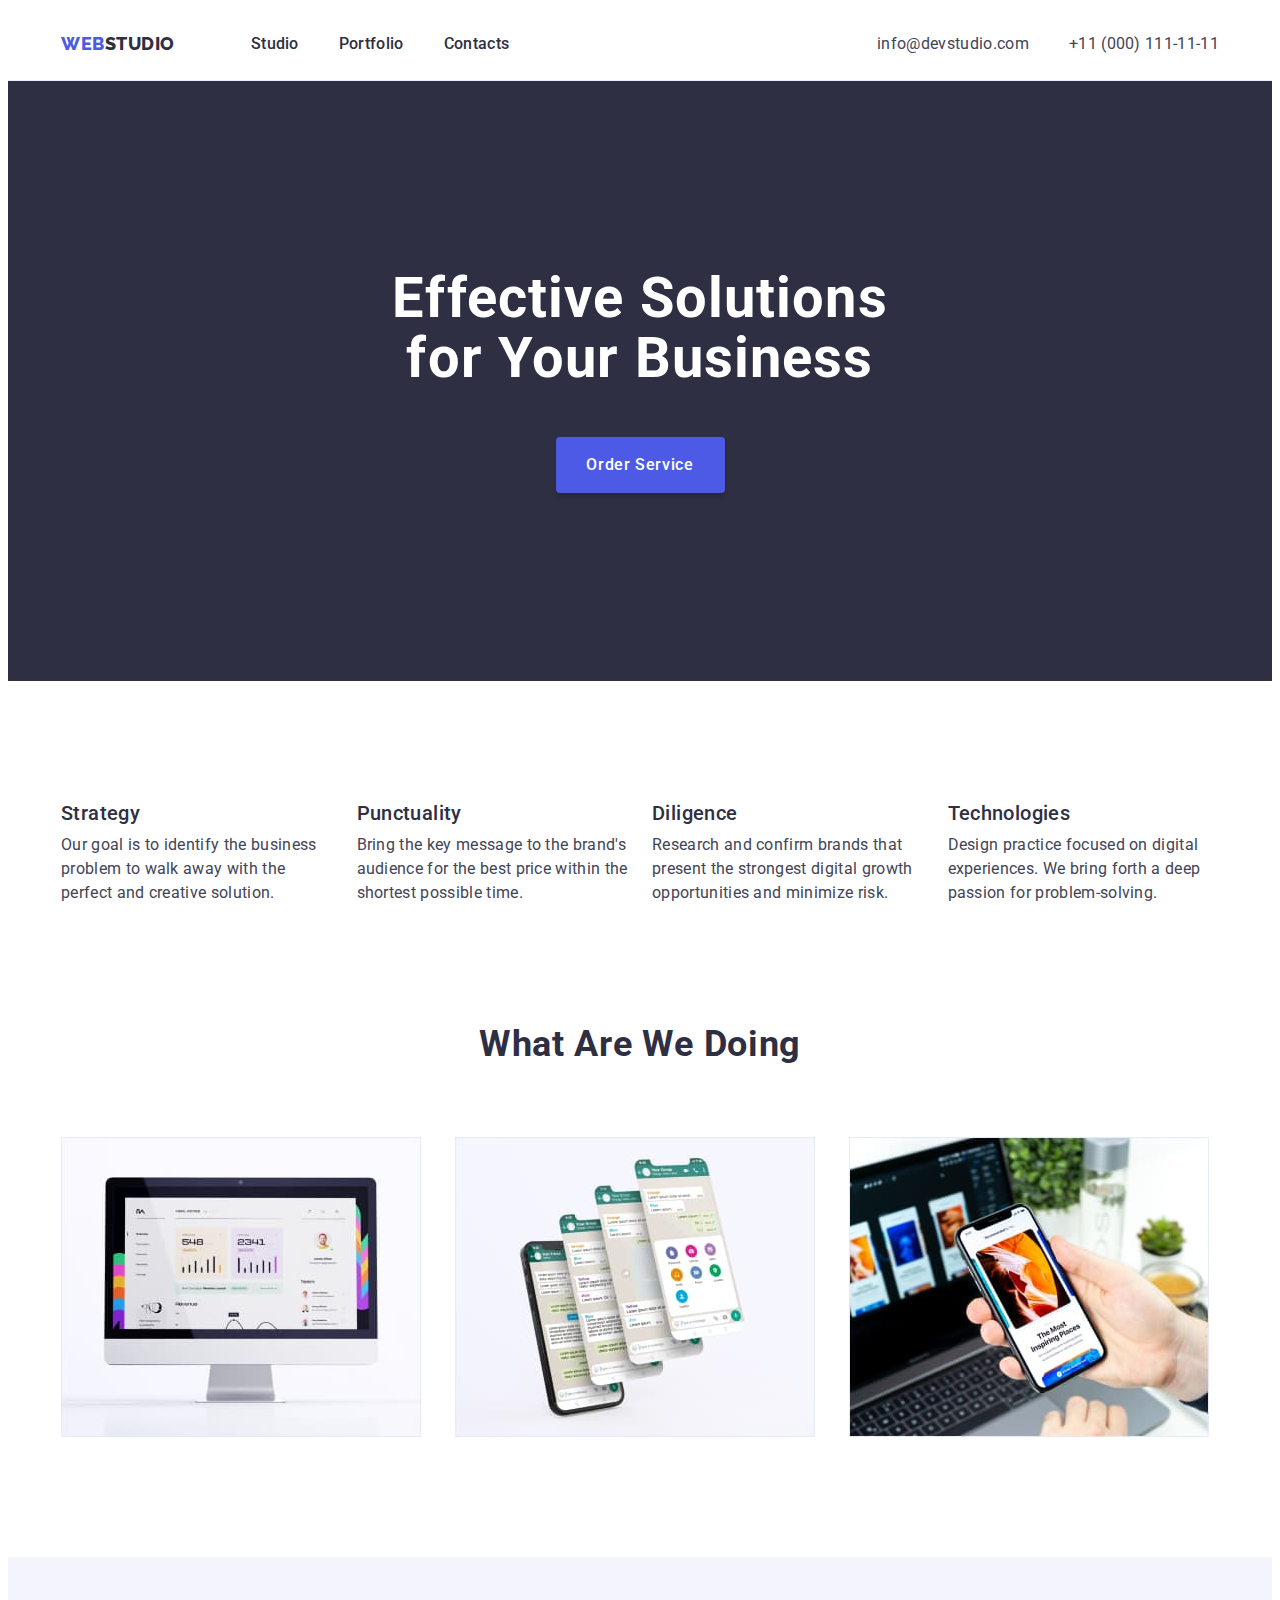
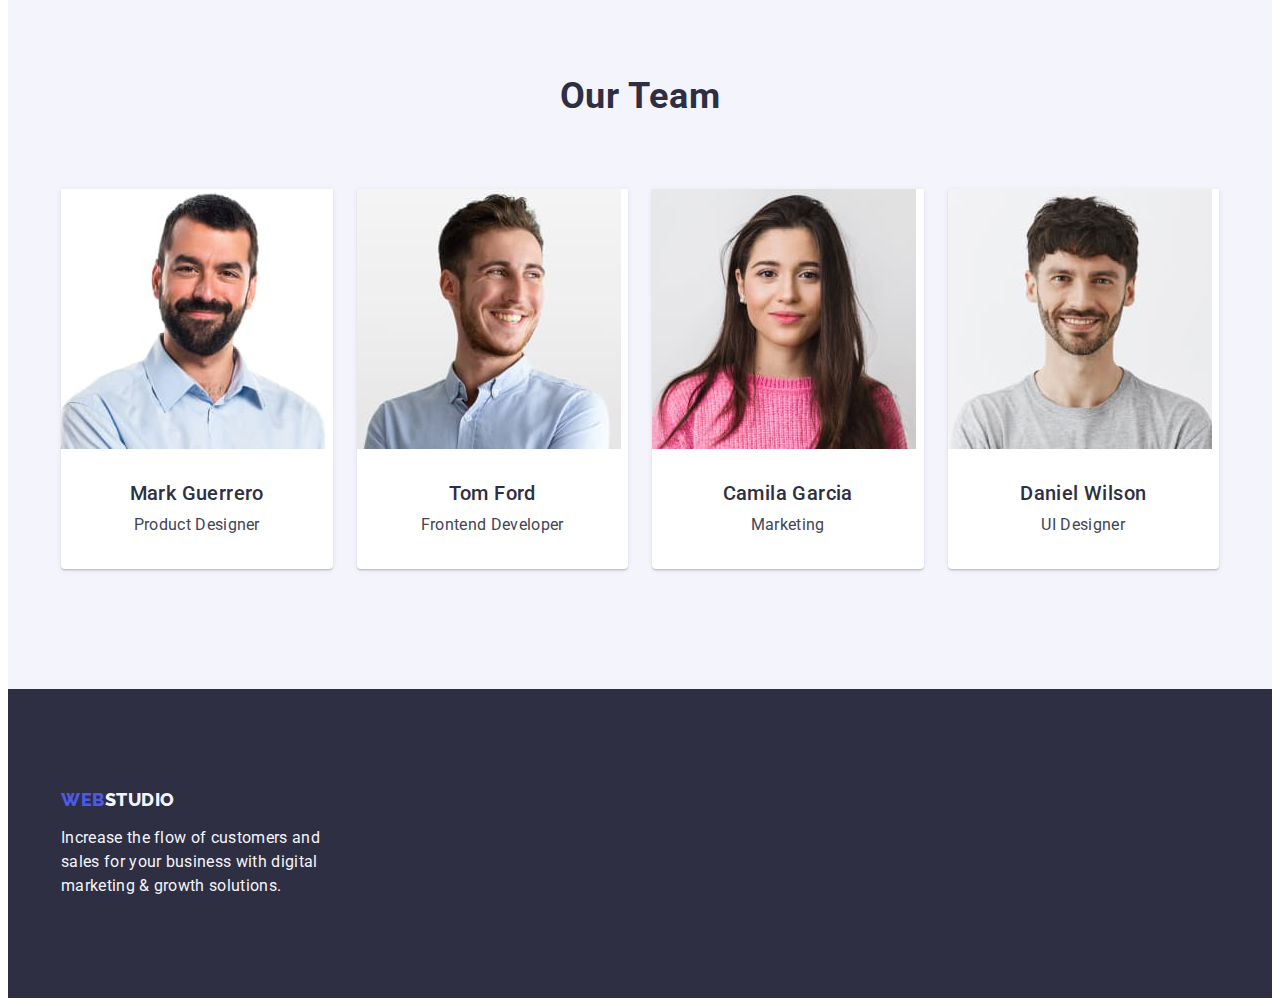
<file: index.html>
<!DOCTYPE html>
<html lang="en">
  <head>
    <meta charset="UTF-8" />
    <meta http-equiv="X-UA-Compatible" content="IE=edge" />
    <meta name="viewport" content="width=device-width, initial-scale=1.0" />
    <link rel="preconnect" href="https://fonts.googleapis.com" />
    <link rel="preconnect" href="https://fonts.gstatic.com" crossorigin />
    <link
      href="https://fonts.googleapis.com/css2?family=Raleway:wght@800&family=Roboto:wght@400;500;700;900&display=swap"
      rel="stylesheet"
    />
    <title>WebStudio</title>
    <link rel="stylesheet" href="https://cdnjs.cloudflare.com/ajax/libs/modern-normalize/2.0.0/modern-normalize.min.css"
      integrity="sha512-4xo8blKMVCiXpTaLzQSLSw3KFOVPWhm/TRtuPVc4WG6kUgjH6J03IBuG7JZPkcWMxJ5huwaBpOpnwYElP/m6wg=="
      crossorigin="anonymous" referrerpolicy="no-referrer" />
    <link rel="stylesheet" href="./css/styles.css" />
  </head>

  <body>
    <header class="header">
      <div class="container header-container">
        <nav class="header-navigation">
          <a class="header-logo-link link" href="./index.html">Web<span class="header-span">Studio</span></a>
          <ul class="header-menu list">
            <li class="header-menu-item">
              <a class="header-menu-link link" href="./index.html">Studio</a>
            </li>
            <li class="header-menu-item">
              <a class="header-menu-link link" href="./portfolio.html">Portfolio</a>
            </li>
            <li class="header-menu-item">
              <a class="header-menu-link link" href="">Contacts</a>
            </li>
          </ul>
        </nav>

        <address class="header-address">
          <ul class="header-address-list list">
            <li>
              <a
                class="header-address-link link"
                href="mailto:info@devstudio.com"
                >info@devstudio.com</a>
            </li>
            <li>
              <a class="header-address-link link" href="tel:+110001111111"
                >+11 (000) 111-11-11</a>
            </li>
          </ul>
        </address>
      </div>
    </header>

    <main>
      <section class="hero">
        <div class="container hero-container">
          <h1 class="hero-title">Effective Solutions for Your Business</h1>
          <button class="hero-btn" type="button">Order Service</button>
        </div>
      </section>

      <section class="benefits">
        <div class="container benefits-container">
            <h2 class="benefits-title studio-title">Benefits</h2>
            <ul class="benefits-list list">
                <li class="benefits-item">
                    <h3 class="benefits-subtitle section-subtitles">Strategy</h3>
                    <p class="benefits-item-text section-text">
                    Our goal is to identify the business problem to walk away with the
                    perfect and creative solution.
                    </p>
                </li>
                <li class="benefits-item">
                    <h3 class="benefits-subtitle section-subtitles">Punctuality</h3>
                    <p class="benefits-item-text section-text">
                    Bring the key message to the brand's audience for the best price
                    within the shortest possible time.
                    </p>
                </li>
                <li class="benefits-item">
                    <h3 class="benefits-subtitle section-subtitles">Diligence</h3>
                    <p class="benefits-item-text section-text">
                    Research and confirm brands that present the strongest digital
                    growth opportunities and minimize risk.
                    </p>
                </li>
                <li class="benefits-item">
                    <h3 class="benefits-subtitle section-subtitles">Technologies</h3>
                    <p class="benefits-item-text section-text">
                    Design practice focused on digital experiences. We bring forth a
                    deep passion for problem-solving.
                    </p>
                </li>
            </ul>
        </div>
      </section>

      <section class="services">
        <div class="container services-container">
            <h2 class="services-title studio-title">What are we doing</h2>
            <ul class="services-list list">
                <li class="services-item">
                    <img
                    src="./images/img-1.jpg"
                    alt="monitor of computer with charts"
                    width="360"
                    height="300"
                    />
                </li>
                <li class="services-item">
                    <img
                    src="./images/img-2.jpg"
                    alt="screenshots"
                    width="360"
                    height="300"
                    />
                </li>
                <li class="services-item">
                    <img
                    src="./images/img-3.jpg"
                    alt="phone"
                    width="360"
                    height="300"
                    />
                </li>
            </ul>
        </div>
      </section>

      <section class="team">
        <div class="container team-container">
            <h2 class="team-title studio-title">Our Team</h2>
            <ul class="team-list list">
                <li class="team-item">
                    <img
                    src="./images/team-1.jpg"
                    alt="Photo of Mark Guerrero"
                    width="264"
                    height="260"
                    />
                    <div class="team-name">
                        <h3 class="team-subtitle section-subtitles">Mark Guerrero</h3>
                        <p class="team-item-text section-text">Product Designer</p>
                    </div>
                </li>
                <li class="team-item">
                    <img
                    src="./images/team-2.jpg"
                    alt="Photo of Tom Ford"
                    width="264"
                    height="260"
                    />
                    <div class="team-name">
                        <h3 class="team-subtitle section-subtitles">Tom Ford</h3>
                        <p class="team-item-text section-text">Frontend Developer</p>
                    </div>
                </li>
                <li class="team-item">
                    <img
                    src="./images/team-3.jpg"
                    alt="Photo of Camila Garcia"
                    width="264"
                    height="260"
                    />
                    <div class="team-name">
                        <h3 class="team-subtitle section-subtitles">Camila Garcia</h3>
                        <p class="team-item-text section-text">Marketing</p>
                    </div>
                </li>
                <li class="team-item"> 
                    <img
                    src="./images/team-4.jpg"
                    alt="Photo of Daniel Wilson"
                    width="264"
                    height="260"
                    />
                    <div class="team-name">
                        <h3 class="team-subtitle section-subtitles">Daniel Wilson</h3>
                        <p class="team-item-text section-text">UI Designer</p>
                    </div>
                </li>
            </ul>
        </div>
      </section>
    </main>

    <footer class="footer">
      <div class="container footer-container">
        <a class="footer-logo-link link" href="./index.html">Web<span class="footer-span">Studio</span></a>
        <p class="footer-text">
            Increase the flow of customers and sales for your business with digital
            marketing & growth solutions.
        </p>
      </div>
    </footer>
  </body>
</html>
</file>
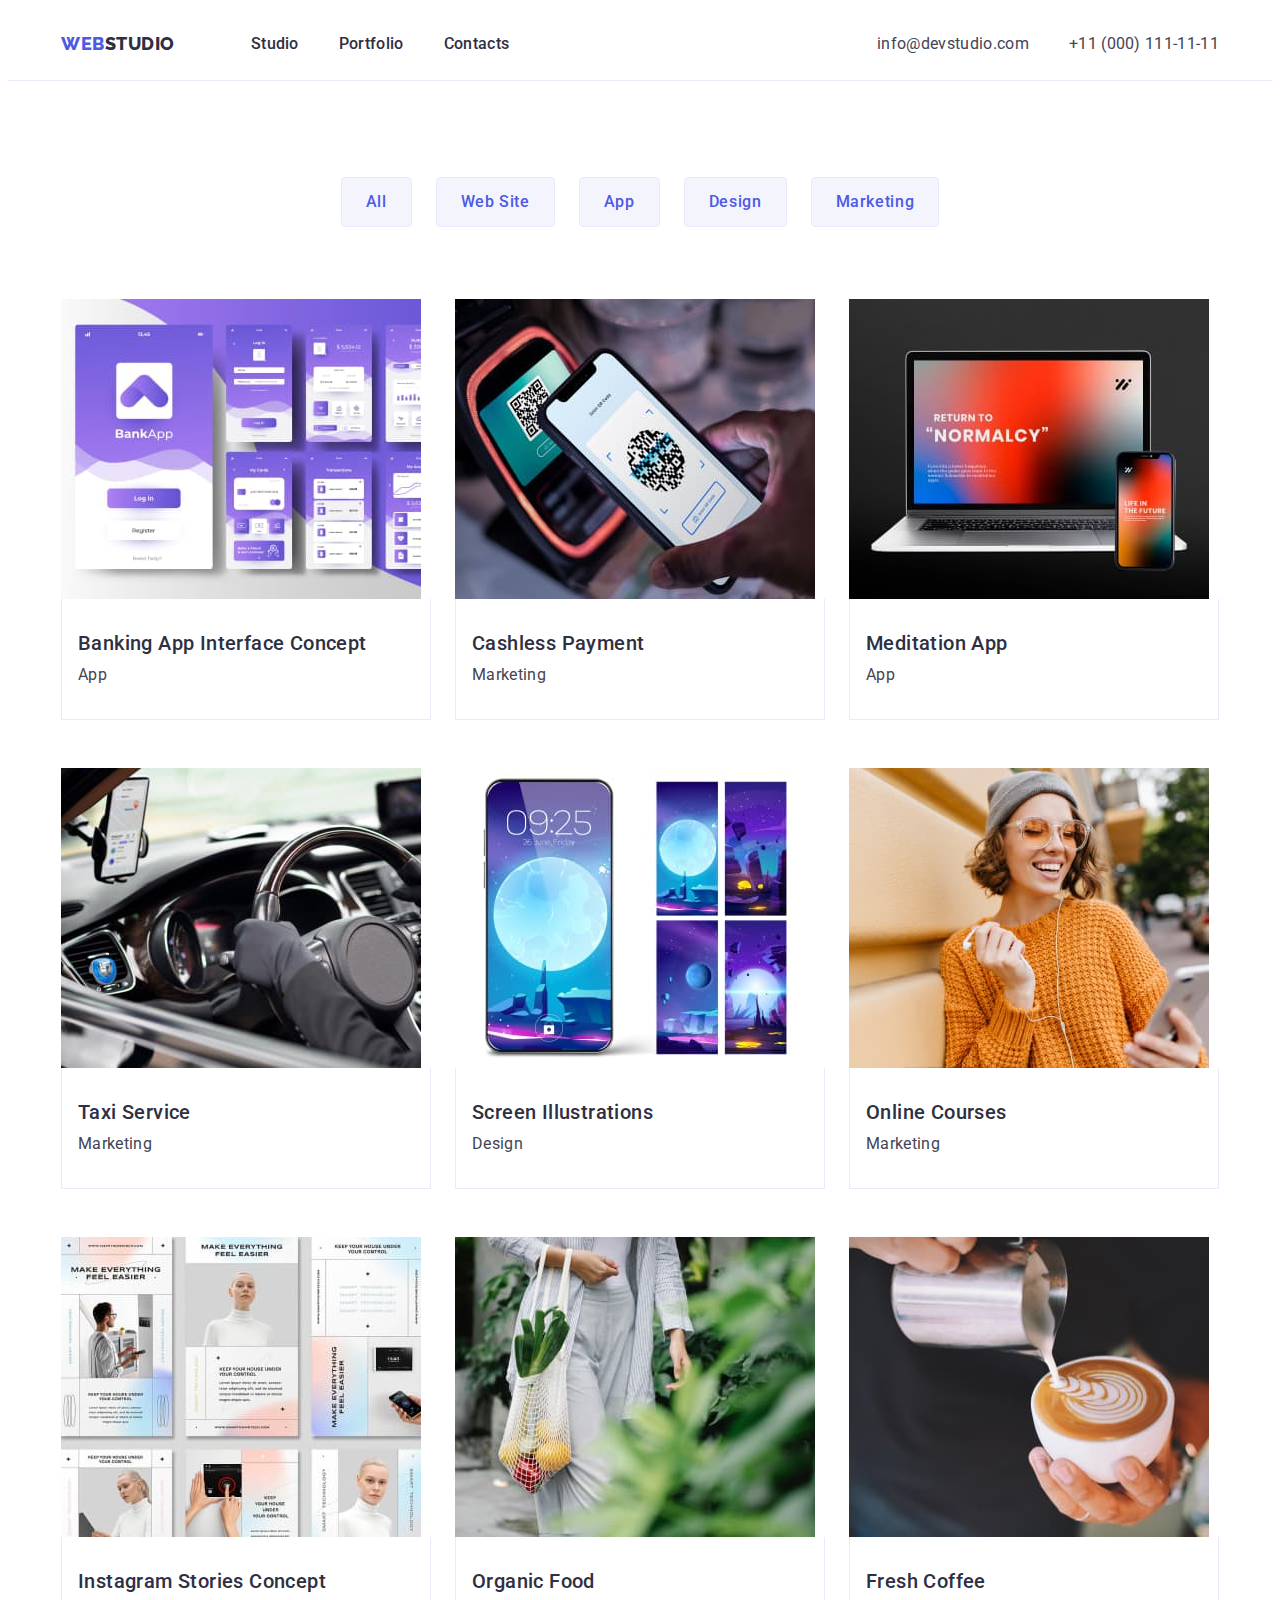
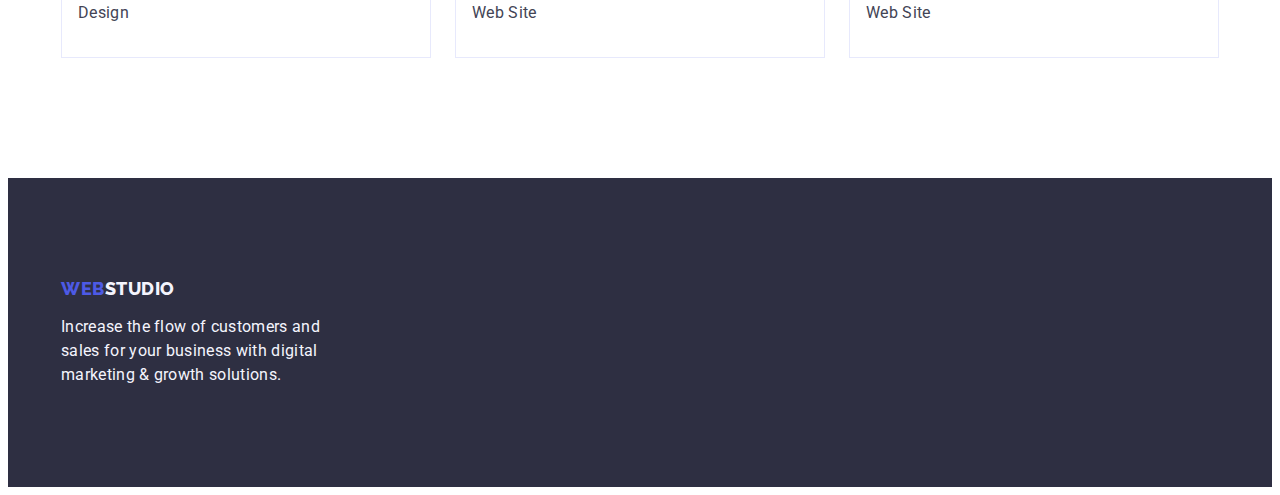
<file: portfolio.html>
<!DOCTYPE html>
<html lang="en">

<head>
    <meta charset="UTF-8">
    <meta http-equiv="X-UA-Compatible" content="IE=edge">
    <meta name="viewport" content="width=device-width, initial-scale=1.0">
    <link rel="preconnect" href="https://fonts.googleapis.com">
    <link rel="preconnect" href="https://fonts.gstatic.com" crossorigin>
    <link href="https://fonts.googleapis.com/css2?family=Raleway:wght@800&family=Roboto:wght@400;500;700;900&display=swap"
        rel="stylesheet">
    <title>Portfolio</title>
    <link rel="stylesheet" href="https://cdnjs.cloudflare.com/ajax/libs/modern-normalize/2.0.0/modern-normalize.min.css"
        integrity="sha512-4xo8blKMVCiXpTaLzQSLSw3KFOVPWhm/TRtuPVc4WG6kUgjH6J03IBuG7JZPkcWMxJ5huwaBpOpnwYElP/m6wg=="
        crossorigin="anonymous" referrerpolicy="no-referrer" />
    <link rel="stylesheet" href="./css/styles.css">
</head>

<body>
    <header class="header">
        <div class="container header-container">
            <nav class="header-navigation">
                <a class="header-logo-link link" href="./index.html">Web<span class="header-span">Studio</span></a>
                <ul class="header-menu list">
                    <li class="header-menu-item">
                        <a class="header-menu-link link" href="./index.html">Studio</a>
                    </li>
                    <li class="header-menu-item">
                        <a class="header-menu-link link" href="./portfolio.html">Portfolio</a>
                    </li>
                    <li class="header-menu-item">
                        <a class="header-menu-link link" href="">Contacts</a>
                    </li>
                </ul>
            </nav>
            <address class="header-address">
                <ul class="header-address-list list">
                    <li><a class="header-address-link link" href="mailto:info@devstudio.com">info@devstudio.com</a></li>
                    <li><a class="header-address-link link" href="tel:+110001111111">+11 (000) 111-11-11</a></li>
                </ul>
            </address>
        </div>
    </header>

    <main>
        <section class="projects">
            <div class="container projects-container">
                <h1 class="projects-title">Projects</h1>
                <ul class="projects-btn-list list">
                    <li class="projects-btn-item"><button class="projects-btn" type="button">All</button></li>
                    <li class="projects-btn-item"><button class="projects-btn" type="button">Web Site</button></li>
                    <li class="projects-btn-item"><button class="projects-btn" type="button">App</button></li>
                    <li class="projects-btn-item"><button class="projects-btn" type="button">Design</button></li>
                    <li class="projects-btn-item"><button class="projects-btn" type="button">Marketing</button></li>
                </ul>
                <ul class="projects-list list">
                    <li class="projects-item">
                        <a class="projects-link link" href="/">
                            <img src="./images/proj-card-1.jpg" alt="Banking App Interface Concept" width="360" height="300">
                            <div class="prj-name">
                                <h2 class="projects-subtitle section-subtitles">Banking App Interface Concept</h2>
                                <p class="projects-text section-text">App</p>
                            </div>
                        </a>
                    </li>
                    <li class="projects-item">
                        <a class="projects-link link" href="/">
                            <img src="./images/proj-card-2.jpg" alt="Cashless Payment" width="360" height="300">
                            <div class="prj-name">
                                <h2 class="projects-subtitle section-subtitles">Cashless Payment</h2>
                                <p class="projects-text section-text">Marketing</p>
                            </div>
                        </a>
                    </li>
                    <li class="projects-item">
                        <a class="projects-link link" href="/">
                            <img src="./images/proj-card-3.jpg" alt="Meditation App" width="360" height="300">
                            <div class="prj-name">
                                <h2 class="projects-subtitle section-subtitles">Meditation App</h2>
                                <p class="projects-text section-text">App</p>
                            </div>
                        </a>
                    </li>
                    <li class="projects-item">
                        <a class="projects-link link" href="/">
                            <img src="./images/proj-card-4.jpg" alt="Taxi Service" width="360" height="300">
                            <div class="prj-name">
                                <h2 class="projects-subtitle section-subtitles">Taxi Service</h2>
                                <p class="projects-text section-text">Marketing</p>
                            </div>
                        </a>
                    </li>
                    <li class="projects-item">
                        <a class="projects-link link" href="/">
                            <img src="./images/proj-card-5.jpg" alt="Screen Illustrations" width="360" height="300">
                            <div class="prj-name">
                                <h2 class="projects-subtitle section-subtitles">Screen Illustrations</h2>
                                <p class="projects-text section-text">Design</p>
                            </div>
                        </a>
                    </li>
                    <li class="projects-item">
                        <a class="projects-link link" href="/">
                            <img src="./images/proj-card-6.jpg" alt="Online Courses" width="360" height="300">
                            <div class="prj-name">
                                <h2 class="projects-subtitle section-subtitles">Online Courses</h2>
                                <p class="projects-text section-text">Marketing</p>
                            </div>
                        </a>
                    </li>
                    <li class="projects-item">
                        <a class="projects-link link" href="/">
                            <img src="./images/proj-card-7.jpg" alt="Instagram Stories Concept" width="360" height="300">
                            <div class="prj-name">
                                <h2 class="projects-subtitle section-subtitles">Instagram Stories Concept</h2>
                                <p class="projects-text section-text">Design</p>
                            </div>
                        </a>
                    </li>
                    <li class="projects-item">
                        <a class="projects-link link" href="/">
                            <img src="./images/proj-card-8.jpg" alt="Organic Food" width="360" height="300">
                            <div class="prj-name">
                                <h2 class="projects-subtitle section-subtitles">Organic Food</h2>
                                <p class="projects-text section-text">Web Site</p>
                            </div>
                        </a>
                    </li>
                    <li class="projects-item">
                        <a class="projects-link link" href="/">
                            <img src="./images/proj-card-9.jpg" alt="Fresh Coffee" width="360" height="300">
                            <div class="prj-name">
                                <h2 class="projects-subtitle section-subtitles">Fresh Coffee</h2>
                                <p class="projects-text section-text">Web Site</p>
                            </div>
                        </a>
                    </li>
                </ul>
            </div>
        </section>
    </main>

    <footer class="footer"> 
        <div class="container footer-container">
            <a class="footer-logo-link link" href="./index.html">Web<span class="footer-span">Studio</span></a>
            <p class="footer-text">
                Increase the flow of customers and sales for your business with digital marketing & growth solutions.
            </p>
        </div>
    </footer>
</body>

</html>
</file>
<file: css/styles.css>
/*? -------------GENERAL------------ */

:root {
    --navy-text: #2E2F42;
    --iris-brand: #4D5AE5;
    --white-text: #FFFFFF;
    --cloud-text: #F4F4FD;
    --ocean-color: #404BBF;
    --slate-general: color: #434455;
    --accent-color: #E7E9FC;
}

body {
    font-family: 'Roboto', sans-serif;
    color: #434455; 
    background-color: #FFFFFF;
}

p, h1,h2,h3,h4,h5,h6 {
    margin-top: 0;
    margin-bottom: 0;
}

img {
    display: block;
}

.container {
    width: 1158px;
    padding-left: 15px;
    padding-right: 15px;
    margin: 0 auto;
    /* outline: 2px solid red; */
}

.link {
    text-decoration: none;
}

.list {
    list-style-type: none;
    margin-top: 0;
    margin-bottom: 0;
    padding-left: 0;
}

.section-subtitles {
    font-weight: 500;
    font-size: 20px;
    line-height: 1.20;
    letter-spacing: 0.02em;
    color: var(--navy-text);
}

.section-text {
    font-size: 16px;
    line-height: 1.50;
    letter-spacing: 0.02em;
    color: inherit;
}

.studio-title {
    font-weight: 700;
    font-size: 36px;
    line-height: 1.11;
    text-align: center;
    letter-spacing: 0.02em;
    text-transform: capitalize;
    color: var(--navy-text);
}

/*! -------------INDEX------------ */

/*? -------------HEADER------------ */

.header {
    background: var(--white-text);
    border-bottom: 1px solid var(--accent-color);
}

.header-container {
    display: flex;
    align-items: center;
    padding-top: 24px;
    padding-bottom: 24px;
    background: var(--white-text);
}

.header-navigation {
    display: flex;
    align-items: center;
    flex-grow: 1;
}

.header-logo-link {
    font-family: 'Raleway', sans-serif;
    font-weight: 800;
    font-size: 18px;
    line-height: 1.17;
    letter-spacing: 0.03em;
    text-transform: uppercase;
    color: var(--iris-brand);
    margin-right: 76px;
}

.header-span {
    color: var(--navy-text);
}

.header-menu {
    display: flex;
    gap: 40px;
}

.header-menu-item {}

.header-menu-link {
    font-weight: 500;
    font-size: 16px;
    line-height: 1.50;
    letter-spacing: 0.02em;
    color: var(--navy-text);
    padding: 24px 0;
}

.header-menu-link:hover,
.header-menu-link:focus {
    color: var(--ocean-color);
}

.header-address {
    font-style: normal;
    margin-left: 156px;
}

.header-address-list {
    display: flex;
    gap: 40px;
}

.header-address-link {
    font-size: 16px;
    line-height: 1.50;
    letter-spacing: 0.02em;
    color: inherit;
}

.header-address-link:hover,
.header-address-link:focus {
    color: var(--ocean-color);
}

/** -------------HERO------------ */

.hero {
    background: var(--navy-text);
    padding-top: 188px;
    padding-bottom: 188px;
}

.hero-container {
}

.hero-title {
    font-weight: 700;
    font-size: 56px;
    line-height: 1.07;
    text-align: center;
    letter-spacing: 0.02em;
    color: var(--white-text);
    max-width: 496px;
    margin: 0 auto;
}

.hero-btn {
    font-family: inherit;
    font-weight: 500;
    font-size: 16px;
    line-height: 1.50;
    letter-spacing: 0.04em;
    color: var(--white-text);
    background-color: var(--iris-brand);
    cursor: pointer;
    display: block;
    min-width: 169px;
    height: 56px;
    margin: 0 auto;
    margin-top: 48px;
    box-shadow: 0px 4px 4px rgba(0, 0, 0, 0.15);
    border-radius: 4px;
    border: none;
}

.hero-btn:hover,
.hero-btn:focus {
    color: var(--white-text);
    background: var(--ocean-color);
}

/** -------------BENEFITS------------ */

.benefits {
    padding: 120px 0;
}

.benefits-container {}

.benefits-title {
    position: absolute;
    width: 1px;
    height: 1px;
    margin: -1px;
    border: 0;
    padding: 0;
    white-space: nowrap;
    clip-path: inset(100%);
    clip: rect(0 0 0 0);
    overflow: hidden;
}

.benefits-list {
    display: flex;
    gap: 24px;
}

.benefits-item {
    width: calc((100% - 72px) / 4);
}

.benefits-subtitle {
    margin-bottom: 8px;
}

.benefits-item-text {
}

/** -------------SERVICES------------ */

.services {
    padding-bottom: 120px;
}

.services-container {}

.services-title {
    margin-bottom: 72px;
}

.services-list {
    display: flex;
    gap: 24px;
}

.services-item {
    width: calc((100% - 48px) / 3);
}

/** -------------TEAM------------ */

.team {
    background: var(--cloud-text);
    padding: 120px 0;
}

.team-container {}

.team-title {
    margin-bottom: 72px;
}

.team-list {
    display: flex;
    gap: 24px;
}

.team-item {
    background: var(--white-text);
    width: calc((100% - 72px) / 4);
    box-shadow: 0px 1px 6px rgba(46, 47, 66, 0.08), 0px 1px 1px rgba(46, 47, 66, 0.16), 0px 2px 1px rgba(46, 47, 66, 0.08);
    border-radius: 0px 0px 4px 4px;
}

.team-name {
    padding: 32px 16px;
}

.team-subtitle {
    text-align: center;
    margin-bottom: 8px;
}

.team-item-text {
    text-align: center;
}


/*? -------------FOOTER------------ */

.footer {
    background: var(--navy-text);
    padding: 100px 0;
}

.footer-container {}

.footer-logo-link {
    font-family: 'Raleway', sans-serif;
    font-weight: 800;
    font-size: 18px;
    line-height: 1.17;
    letter-spacing: 0.03em;
    text-transform: uppercase;
    color: var(--iris-brand);
    display: inline-block;
    margin-bottom: 16px;
}

.footer-span {
    color: var(--cloud-text);
}

.footer-text {
    font-size: 16px;
    line-height: 1.50;
    letter-spacing: 0.02em;
    color: var(--cloud-text);
    max-width: 264px;
}


/*! -------------PORTFOLIO------------ */

.projects {
    padding-top: 96px;
    padding-bottom: 120px;
}

.projects-container {}

.projects-title {
    position: absolute;
    width: 1px;
    height: 1px;
    margin: -1px;
    border: 0;
    padding: 0;
    white-space: nowrap;
    clip-path: inset(100%);
    clip: rect(0 0 0 0);
    overflow: hidden;
}

/** -------------BTN-LIST------------ */

.projects-btn-list {
    display: flex;
    gap: 24px;
    margin-bottom: 72px;
    justify-content: center;
}

.projects-btn-item {
    
}

.projects-btn {
    font-family: "Roboto", sans-serif;
    font-weight: 500;
    font-size: 16px;
    line-height: 1.50;
    letter-spacing: 0.04em;
    color: var(--iris-brand);
    background-color: var(--cloud-text);
    cursor: pointer;
    padding: 12px 24px;
    border: 1px solid #E7E9FC;
    border-radius: 4px;
}

.projects-btn:hover,
.projects-btn:focus {
    color: var(--white-text);
    background: var(--ocean-color);
    border: 1px solid transparent;
}

/** -------------PROJECTS-LIST------------ */

.projects-list {
    display: flex;
    flex-wrap: wrap;
    column-gap: 24px;
    row-gap: 48px;
}

.projects-item {
    width: calc((100% - 48px) / 3);
}

.projects-link {
    color: var(--slate-general);
}

.prj-name {
    padding: 32px 16px;
    border: 1px solid #E7E9FC;
    border-top: none;
}

.projects-subtitle {
    margin-bottom: 8px;
}

.projects-text {}
</file>
